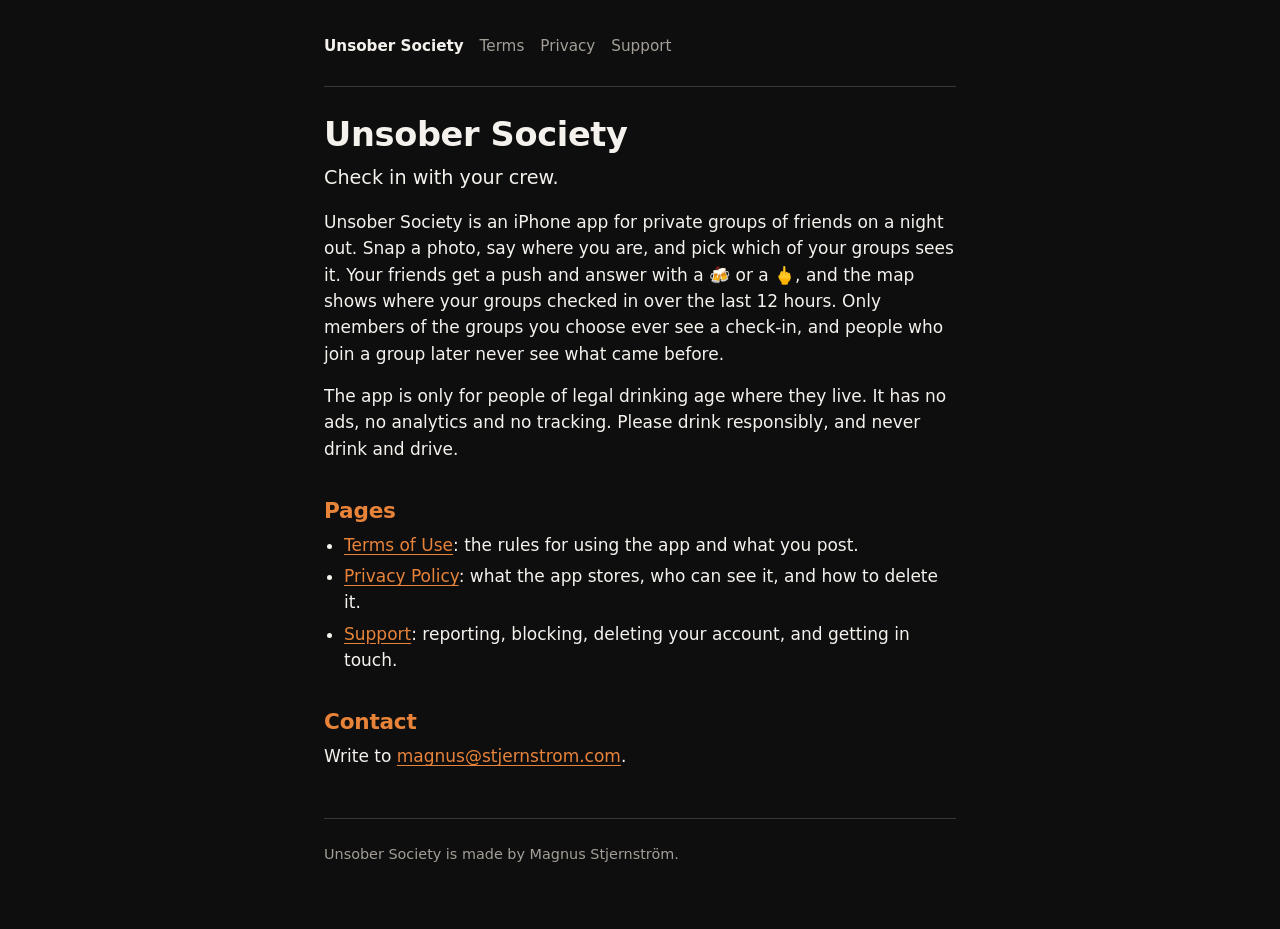
<file: index.html>
<!DOCTYPE html>
<html lang="en">
<head>
  <meta charset="utf-8">
  <meta name="viewport" content="width=device-width, initial-scale=1">
  <meta name="color-scheme" content="dark">
  <meta name="theme-color" content="#0e0e0e">
  <title>Unsober Society</title>
  <meta name="description" content="Unsober Society, an iPhone app for checking in with your crew on a night out.">
  <link rel="stylesheet" href="/style.css">
</head>
<body>
  <div class="page">
    <header>
      <nav aria-label="Pages">
        <ul>
          <li><a href="/" aria-current="page">Unsober Society</a></li>
          <li><a href="/terms.html">Terms</a></li>
          <li><a href="/privacy.html">Privacy</a></li>
          <li><a href="/support.html">Support</a></li>
        </ul>
      </nav>
    </header>
    <main>
      <h1>Unsober Society</h1>
      <p class="lede">Check in with your crew.</p>
      <p>Unsober Society is an iPhone app for private groups of friends on a night out. Snap a photo, say where you are, and pick which of your groups sees it. Your friends get a push and answer with a 🍻 or a 🖕, and the map shows where your groups checked in over the last 12 hours. Only members of the groups you choose ever see a check-in, and people who join a group later never see what came before.</p>
      <p>The app is only for people of legal drinking age where they live. It has no ads, no analytics and no tracking. Please drink responsibly, and never drink and drive.</p>

      <h2>Pages</h2>
      <ul>
        <li><a href="/terms.html">Terms of Use</a>: the rules for using the app and what you post.</li>
        <li><a href="/privacy.html">Privacy Policy</a>: what the app stores, who can see it, and how to delete it.</li>
        <li><a href="/support.html">Support</a>: reporting, blocking, deleting your account, and getting in touch.</li>
      </ul>

      <h2>Contact</h2>
      <p>Write to <a href="mailto:magnus@stjernstrom.com">magnus@stjernstrom.com</a>.</p>
    </main>
    <footer>
      <p>Unsober Society is made by Magnus Stjernström.</p>
    </footer>
  </div>
</body>
</html>
</file>
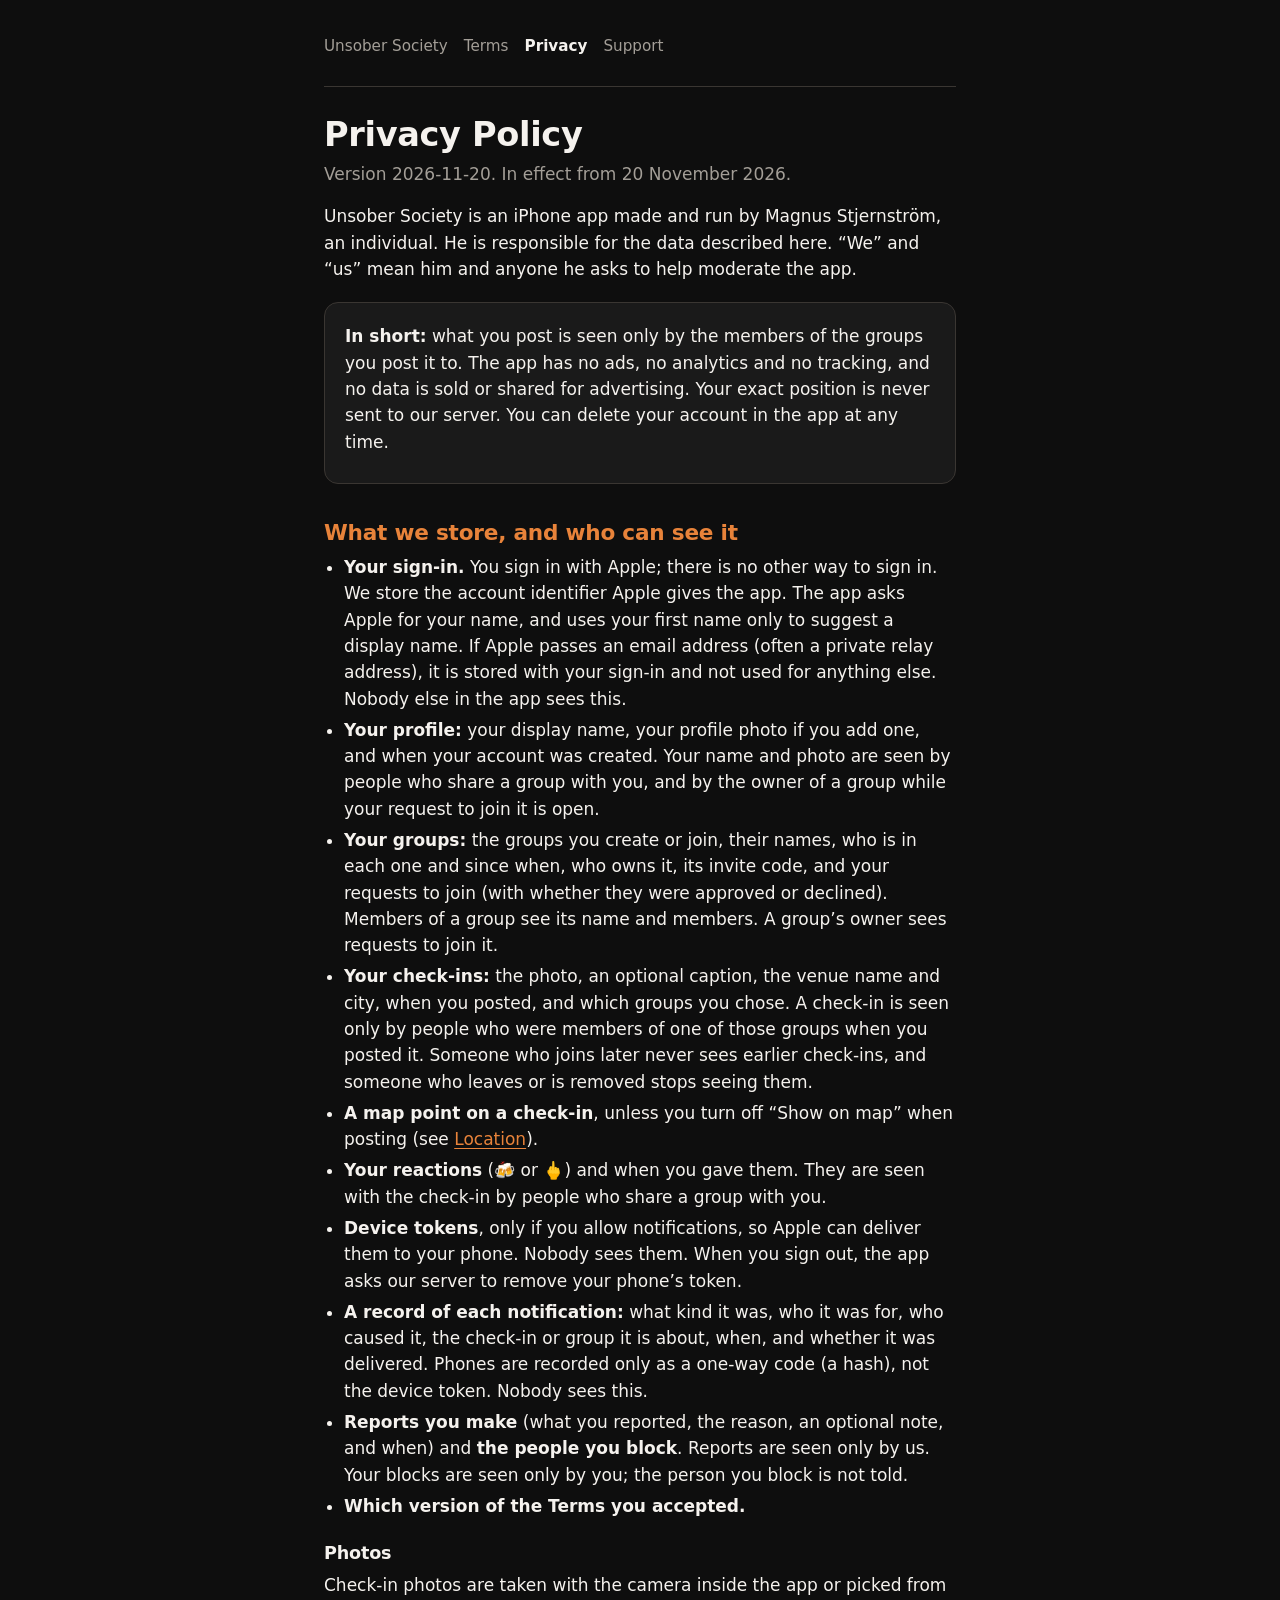
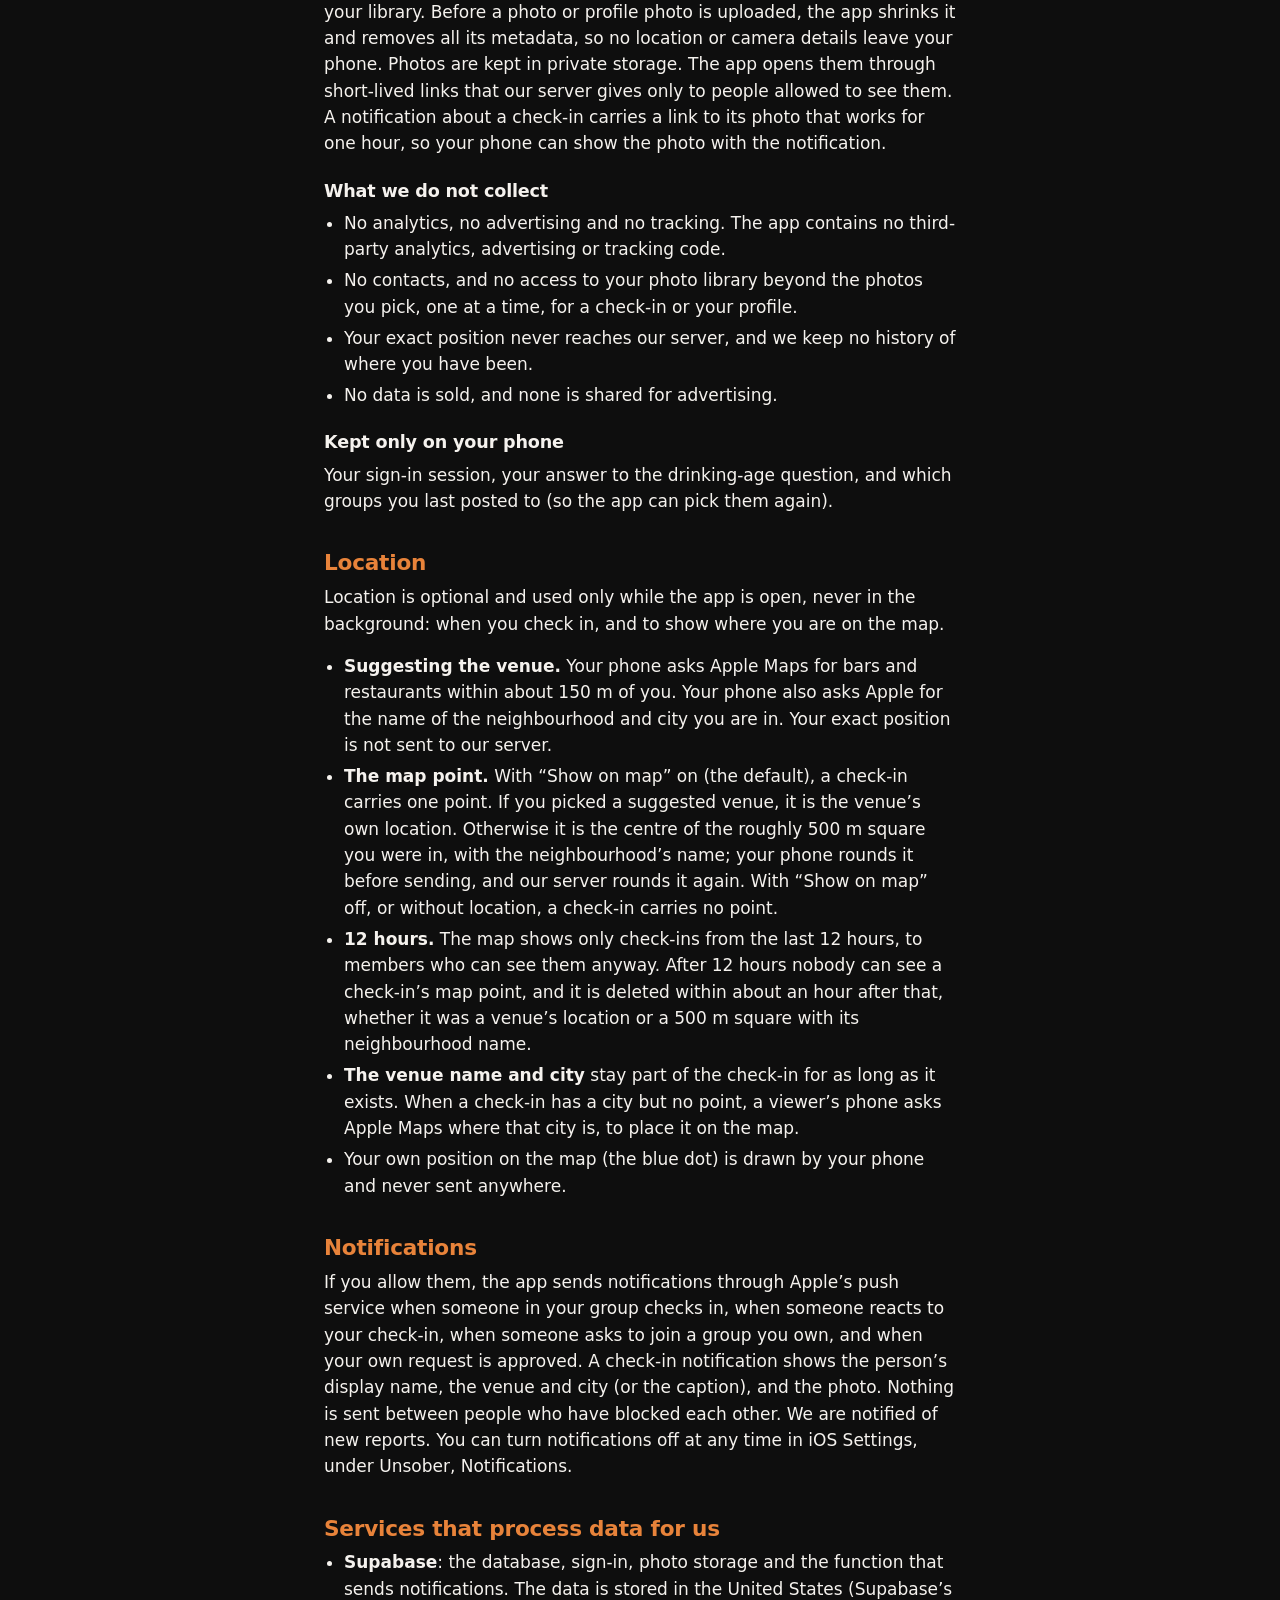
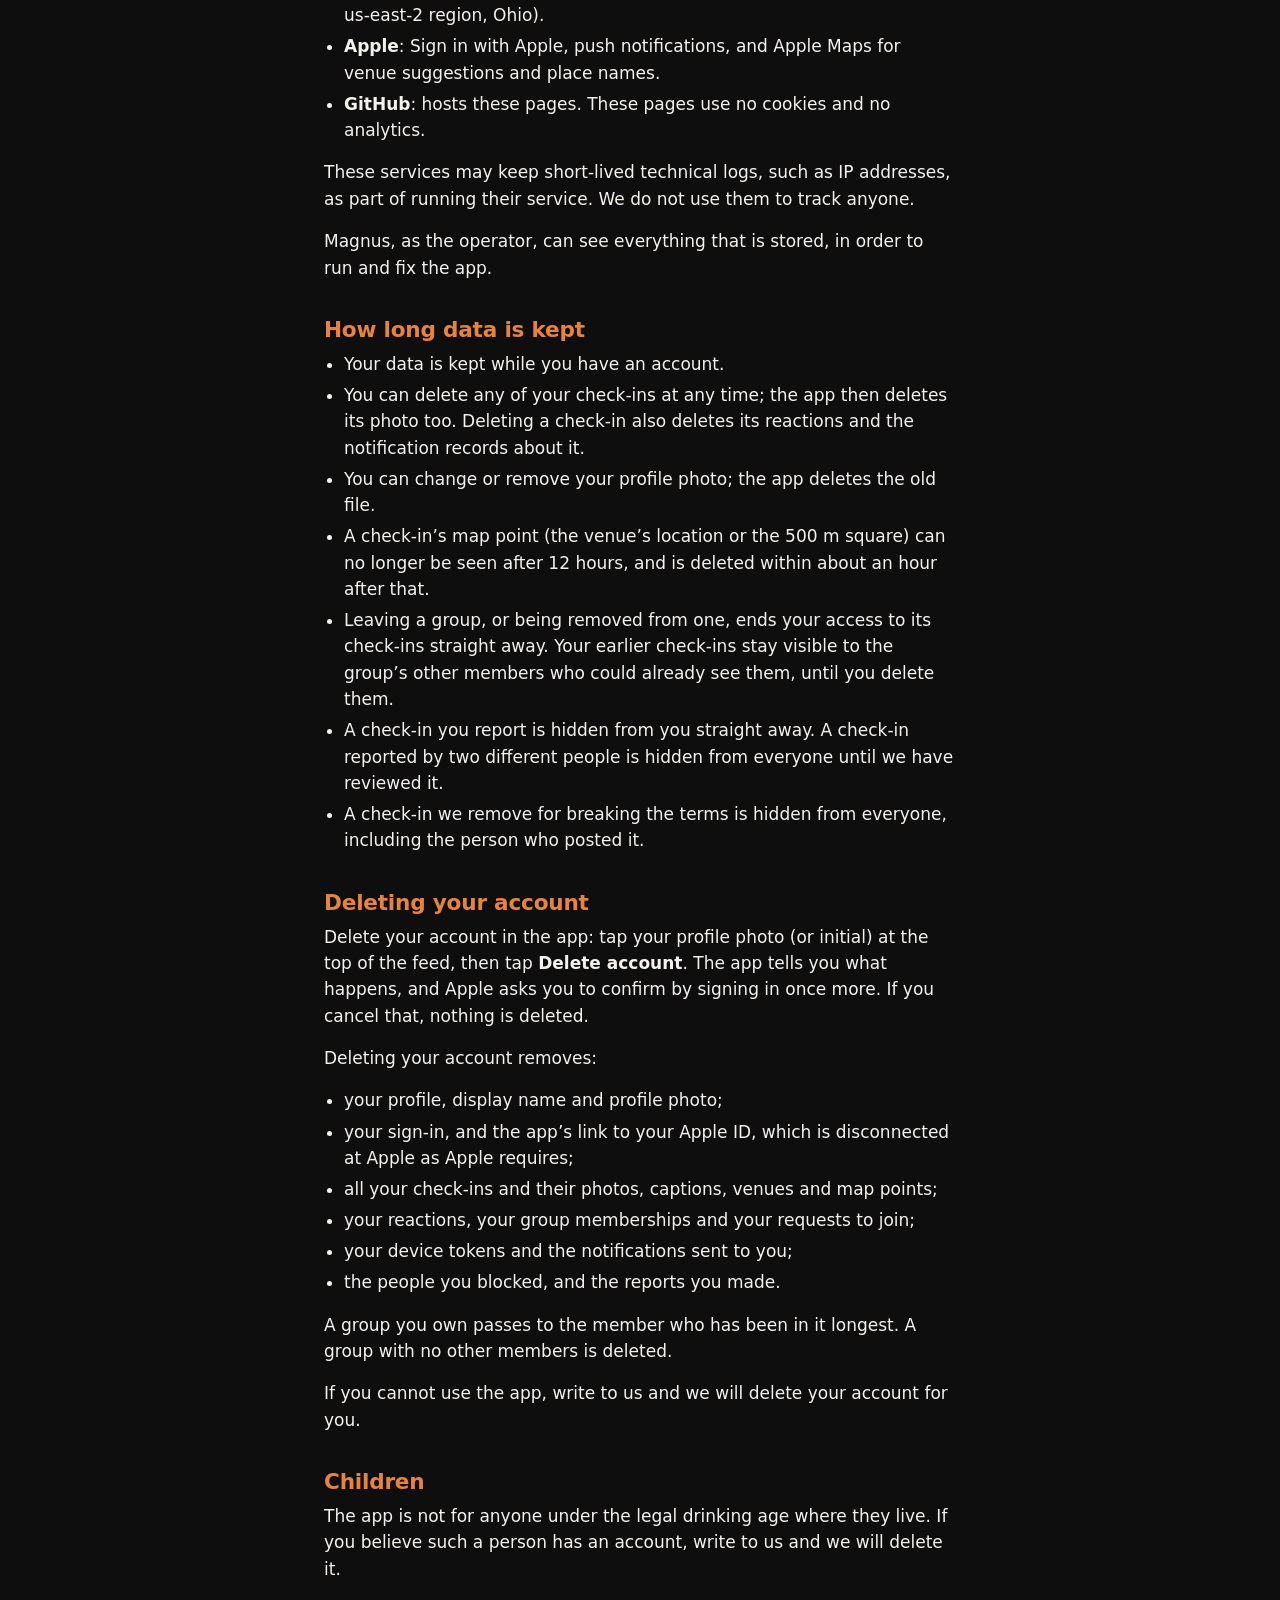
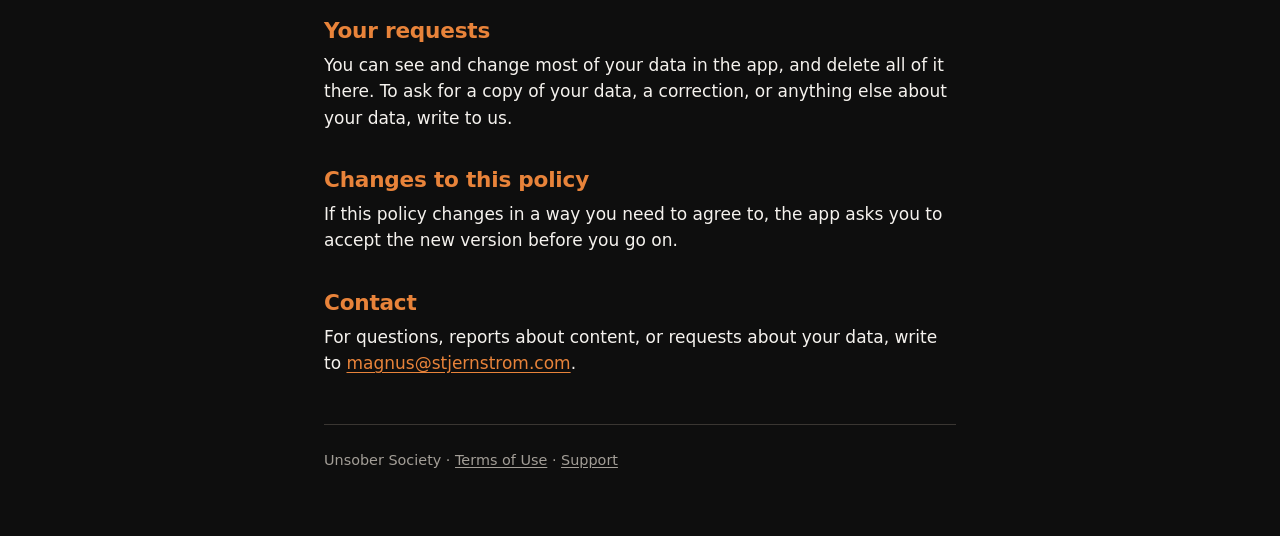
<file: privacy.html>
<!DOCTYPE html>
<html lang="en">
<head>
  <meta charset="utf-8">
  <meta name="viewport" content="width=device-width, initial-scale=1">
  <meta name="color-scheme" content="dark">
  <meta name="theme-color" content="#0e0e0e">
  <title>Privacy Policy · Unsober Society</title>
  <meta name="description" content="What the Unsober Society iPhone app stores, who can see it, and how to delete it.">
  <link rel="stylesheet" href="/style.css">
</head>
<body>
  <div class="page">
    <header>
      <nav aria-label="Pages">
        <ul>
          <li><a href="/">Unsober Society</a></li>
          <li><a href="/terms.html">Terms</a></li>
          <li><a href="/privacy.html" aria-current="page">Privacy</a></li>
          <li><a href="/support.html">Support</a></li>
        </ul>
      </nav>
    </header>
    <main>
      <h1>Privacy Policy</h1>
      <p class="meta">Version 2026-11-20. In effect from 20 November 2026.</p>

      <p>Unsober Society is an iPhone app made and run by Magnus Stjernström, an individual. He is responsible for the data described here. “We” and “us” mean him and anyone he asks to help moderate the app.</p>

      <div class="summary">
        <p><strong>In short:</strong> what you post is seen only by the members of the groups you post it to. The app has no ads, no analytics and no tracking, and no data is sold or shared for advertising. Your exact position is never sent to our server. You can delete your account in the app at any time.</p>
      </div>

      <h2>What we store, and who can see it</h2>
      <ul>
        <li><strong>Your sign-in.</strong> You sign in with Apple; there is no other way to sign in. We store the account identifier Apple gives the app. The app asks Apple for your name, and uses your first name only to suggest a display name. If Apple passes an email address (often a private relay address), it is stored with your sign-in and not used for anything else. Nobody else in the app sees this.</li>
        <li><strong>Your profile:</strong> your display name, your profile photo if you add one, and when your account was created. Your name and photo are seen by people who share a group with you, and by the owner of a group while your request to join it is open.</li>
        <li><strong>Your groups:</strong> the groups you create or join, their names, who is in each one and since when, who owns it, its invite code, and your requests to join (with whether they were approved or declined). Members of a group see its name and members. A group’s owner sees requests to join it.</li>
        <li><strong>Your check-ins:</strong> the photo, an optional caption, the venue name and city, when you posted, and which groups you chose. A check-in is seen only by people who were members of one of those groups when you posted it. Someone who joins later never sees earlier check-ins, and someone who leaves or is removed stops seeing them.</li>
        <li><strong>A map point on a check-in</strong>, unless you turn off “Show on map” when posting (see <a href="#location">Location</a>).</li>
        <li><strong>Your reactions</strong> (🍻 or 🖕) and when you gave them. They are seen with the check-in by people who share a group with you.</li>
        <li><strong>Device tokens</strong>, only if you allow notifications, so Apple can deliver them to your phone. Nobody sees them. When you sign out, the app asks our server to remove your phone’s token.</li>
        <li><strong>A record of each notification:</strong> what kind it was, who it was for, who caused it, the check-in or group it is about, when, and whether it was delivered. Phones are recorded only as a one-way code (a hash), not the device token. Nobody sees this.</li>
        <li><strong>Reports you make</strong> (what you reported, the reason, an optional note, and when) and <strong>the people you block</strong>. Reports are seen only by us. Your blocks are seen only by you; the person you block is not told.</li>
        <li><strong>Which version of the Terms you accepted.</strong></li>
      </ul>

      <h3>Photos</h3>
      <p>Check-in photos are taken with the camera inside the app or picked from your library. Before a photo or profile photo is uploaded, the app shrinks it and removes all its metadata, so no location or camera details leave your phone. Photos are kept in private storage. The app opens them through short-lived links that our server gives only to people allowed to see them. A notification about a check-in carries a link to its photo that works for one hour, so your phone can show the photo with the notification.</p>

      <h3>What we do not collect</h3>
      <ul>
        <li>No analytics, no advertising and no tracking. The app contains no third-party analytics, advertising or tracking code.</li>
        <li>No contacts, and no access to your photo library beyond the photos you pick, one at a time, for a check-in or your profile.</li>
        <li>Your exact position never reaches our server, and we keep no history of where you have been.</li>
        <li>No data is sold, and none is shared for advertising.</li>
      </ul>

      <h3>Kept only on your phone</h3>
      <p>Your sign-in session, your answer to the drinking-age question, and which groups you last posted to (so the app can pick them again).</p>

      <h2 id="location">Location</h2>
      <p>Location is optional and used only while the app is open, never in the background: when you check in, and to show where you are on the map.</p>
      <ul>
        <li><strong>Suggesting the venue.</strong> Your phone asks Apple Maps for bars and restaurants within about 150 m of you. Your phone also asks Apple for the name of the neighbourhood and city you are in. Your exact position is not sent to our server.</li>
        <li><strong>The map point.</strong> With “Show on map” on (the default), a check-in carries one point. If you picked a suggested venue, it is the venue’s own location. Otherwise it is the centre of the roughly 500 m square you were in, with the neighbourhood’s name; your phone rounds it before sending, and our server rounds it again. With “Show on map” off, or without location, a check-in carries no point.</li>
        <li><strong>12 hours.</strong> The map shows only check-ins from the last 12 hours, to members who can see them anyway. After 12 hours nobody can see a check-in’s map point, and it is deleted within about an hour after that, whether it was a venue’s location or a 500 m square with its neighbourhood name.</li>
        <li><strong>The venue name and city</strong> stay part of the check-in for as long as it exists. When a check-in has a city but no point, a viewer’s phone asks Apple Maps where that city is, to place it on the map.</li>
        <li>Your own position on the map (the blue dot) is drawn by your phone and never sent anywhere.</li>
      </ul>

      <h2>Notifications</h2>
      <p>If you allow them, the app sends notifications through Apple’s push service when someone in your group checks in, when someone reacts to your check-in, when someone asks to join a group you own, and when your own request is approved. A check-in notification shows the person’s display name, the venue and city (or the caption), and the photo. Nothing is sent between people who have blocked each other. We are notified of new reports. You can turn notifications off at any time in iOS Settings, under Unsober, Notifications.</p>

      <h2>Services that process data for us</h2>
      <ul>
        <li><strong>Supabase</strong>: the database, sign-in, photo storage and the function that sends notifications. The data is stored in the United States (Supabase’s us-east-2 region, Ohio).</li>
        <li><strong>Apple</strong>: Sign in with Apple, push notifications, and Apple Maps for venue suggestions and place names.</li>
        <li><strong>GitHub</strong>: hosts these pages. These pages use no cookies and no analytics.</li>
      </ul>
      <p>These services may keep short-lived technical logs, such as IP addresses, as part of running their service. We do not use them to track anyone.</p>
      <p>Magnus, as the operator, can see everything that is stored, in order to run and fix the app.</p>

      <h2>How long data is kept</h2>
      <ul>
        <li>Your data is kept while you have an account.</li>
        <li>You can delete any of your check-ins at any time; the app then deletes its photo too. Deleting a check-in also deletes its reactions and the notification records about it.</li>
        <li>You can change or remove your profile photo; the app deletes the old file.</li>
        <li>A check-in’s map point (the venue’s location or the 500 m square) can no longer be seen after 12 hours, and is deleted within about an hour after that.</li>
        <li>Leaving a group, or being removed from one, ends your access to its check-ins straight away. Your earlier check-ins stay visible to the group’s other members who could already see them, until you delete them.</li>
        <li>A check-in you report is hidden from you straight away. A check-in reported by two different people is hidden from everyone until we have reviewed it.</li>
        <li>A check-in we remove for breaking the terms is hidden from everyone, including the person who posted it.</li>
      </ul>

      <h2 id="deleting">Deleting your account</h2>
      <p>Delete your account in the app: tap your profile photo (or initial) at the top of the feed, then tap <strong>Delete account</strong>. The app tells you what happens, and Apple asks you to confirm by signing in once more. If you cancel that, nothing is deleted.</p>
      <p>Deleting your account removes:</p>
      <ul>
        <li>your profile, display name and profile photo;</li>
        <li>your sign-in, and the app’s link to your Apple ID, which is disconnected at Apple as Apple requires;</li>
        <li>all your check-ins and their photos, captions, venues and map points;</li>
        <li>your reactions, your group memberships and your requests to join;</li>
        <li>your device tokens and the notifications sent to you;</li>
        <li>the people you blocked, and the reports you made.</li>
      </ul>
      <p>A group you own passes to the member who has been in it longest. A group with no other members is deleted.</p>
      <p>If you cannot use the app, write to us and we will delete your account for you.</p>

      <h2>Children</h2>
      <p>The app is not for anyone under the legal drinking age where they live. If you believe such a person has an account, write to us and we will delete it.</p>

      <h2>Your requests</h2>
      <p>You can see and change most of your data in the app, and delete all of it there. To ask for a copy of your data, a correction, or anything else about your data, write to us.</p>

      <h2>Changes to this policy</h2>
      <p>If this policy changes in a way you need to agree to, the app asks you to accept the new version before you go on.</p>

      <h2>Contact</h2>
      <p>For questions, reports about content, or requests about your data, write to <a href="mailto:magnus@stjernstrom.com">magnus@stjernstrom.com</a>.</p>
    </main>
    <footer>
      <p>Unsober Society · <a href="/terms.html">Terms of Use</a> · <a href="/support.html">Support</a></p>
    </footer>
  </div>
</body>
</html>
</file>
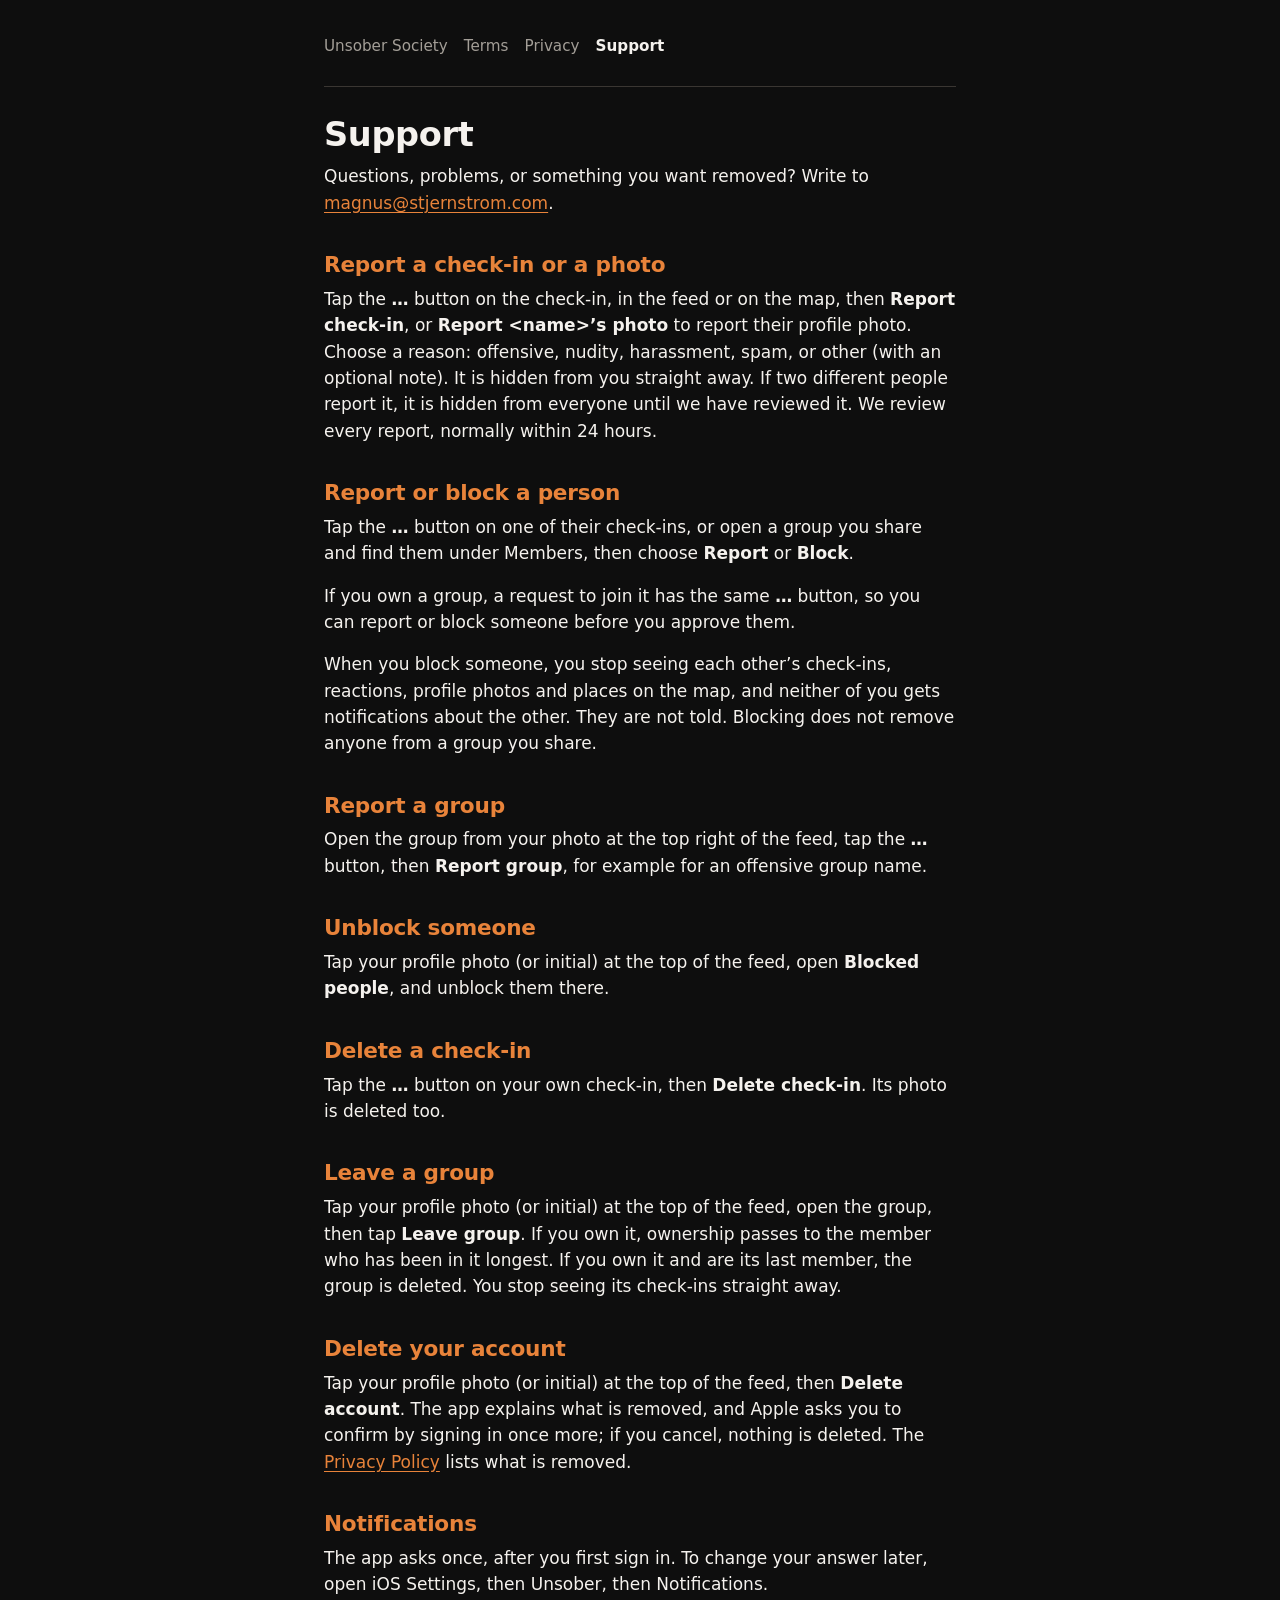
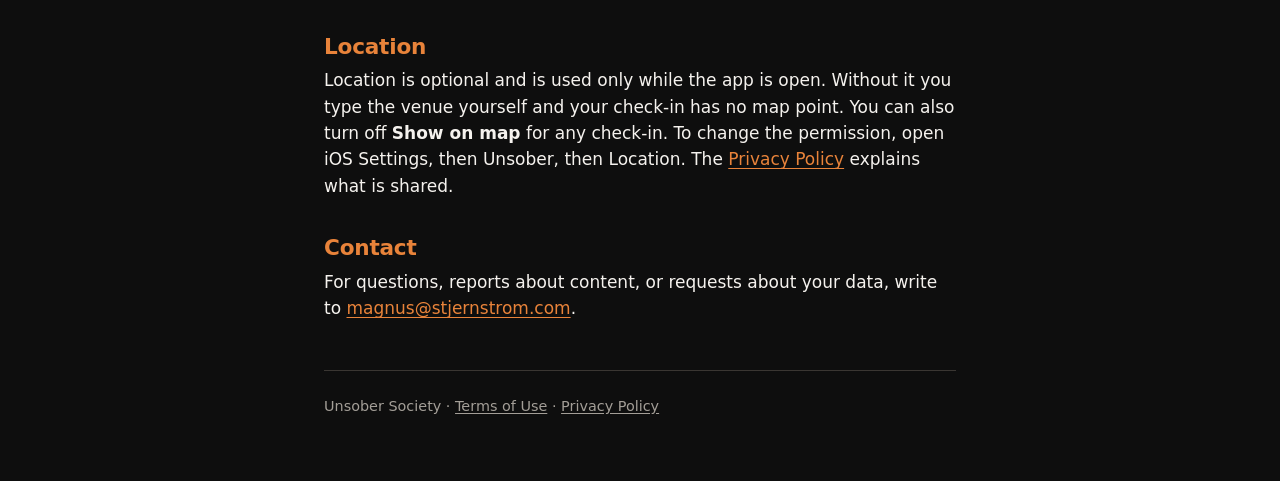
<file: support.html>
<!DOCTYPE html>
<html lang="en">
<head>
  <meta charset="utf-8">
  <meta name="viewport" content="width=device-width, initial-scale=1">
  <meta name="color-scheme" content="dark">
  <meta name="theme-color" content="#0e0e0e">
  <title>Support · Unsober Society</title>
  <meta name="description" content="Help with the Unsober Society iPhone app: reporting, blocking, deleting your account, and contact.">
  <link rel="stylesheet" href="/style.css">
</head>
<body>
  <div class="page">
    <header>
      <nav aria-label="Pages">
        <ul>
          <li><a href="/">Unsober Society</a></li>
          <li><a href="/terms.html">Terms</a></li>
          <li><a href="/privacy.html">Privacy</a></li>
          <li><a href="/support.html" aria-current="page">Support</a></li>
        </ul>
      </nav>
    </header>
    <main>
      <h1>Support</h1>
      <p>Questions, problems, or something you want removed? Write to <a href="mailto:magnus@stjernstrom.com">magnus@stjernstrom.com</a>.</p>

      <h2>Report a check-in or a photo</h2>
      <p>Tap the <strong>…</strong> button on the check-in, in the feed or on the map, then <strong>Report check-in</strong>, or <strong>Report &lt;name&gt;’s photo</strong> to report their profile photo. Choose a reason: offensive, nudity, harassment, spam, or other (with an optional note). It is hidden from you straight away. If two different people report it, it is hidden from everyone until we have reviewed it. We review every report, normally within 24 hours.</p>

      <h2>Report or block a person</h2>
      <p>Tap the <strong>…</strong> button on one of their check-ins, or open a group you share and find them under Members, then choose <strong>Report</strong> or <strong>Block</strong>.</p>
      <p>If you own a group, a request to join it has the same <strong>…</strong> button, so you can report or block someone before you approve them.</p>
      <p>When you block someone, you stop seeing each other’s check-ins, reactions, profile photos and places on the map, and neither of you gets notifications about the other. They are not told. Blocking does not remove anyone from a group you share.</p>

      <h2>Report a group</h2>
      <p>Open the group from your photo at the top right of the feed, tap the <strong>…</strong> button, then <strong>Report group</strong>, for example for an offensive group name.</p>

      <h2>Unblock someone</h2>
      <p>Tap your profile photo (or initial) at the top of the feed, open <strong>Blocked people</strong>, and unblock them there.</p>

      <h2>Delete a check-in</h2>
      <p>Tap the <strong>…</strong> button on your own check-in, then <strong>Delete check-in</strong>. Its photo is deleted too.</p>

      <h2>Leave a group</h2>
      <p>Tap your profile photo (or initial) at the top of the feed, open the group, then tap <strong>Leave group</strong>. If you own it, ownership passes to the member who has been in it longest. If you own it and are its last member, the group is deleted. You stop seeing its check-ins straight away.</p>

      <h2>Delete your account</h2>
      <p>Tap your profile photo (or initial) at the top of the feed, then <strong>Delete account</strong>. The app explains what is removed, and Apple asks you to confirm by signing in once more; if you cancel, nothing is deleted. The <a href="/privacy.html#deleting">Privacy Policy</a> lists what is removed.</p>

      <h2>Notifications</h2>
      <p>The app asks once, after you first sign in. To change your answer later, open iOS Settings, then Unsober, then Notifications.</p>

      <h2>Location</h2>
      <p>Location is optional and is used only while the app is open. Without it you type the venue yourself and your check-in has no map point. You can also turn off <strong>Show on map</strong> for any check-in. To change the permission, open iOS Settings, then Unsober, then Location. The <a href="/privacy.html#location">Privacy Policy</a> explains what is shared.</p>

      <h2>Contact</h2>
      <p>For questions, reports about content, or requests about your data, write to <a href="mailto:magnus@stjernstrom.com">magnus@stjernstrom.com</a>.</p>
    </main>
    <footer>
      <p>Unsober Society · <a href="/terms.html">Terms of Use</a> · <a href="/privacy.html">Privacy Policy</a></p>
    </footer>
  </div>
</body>
</html>
</file>
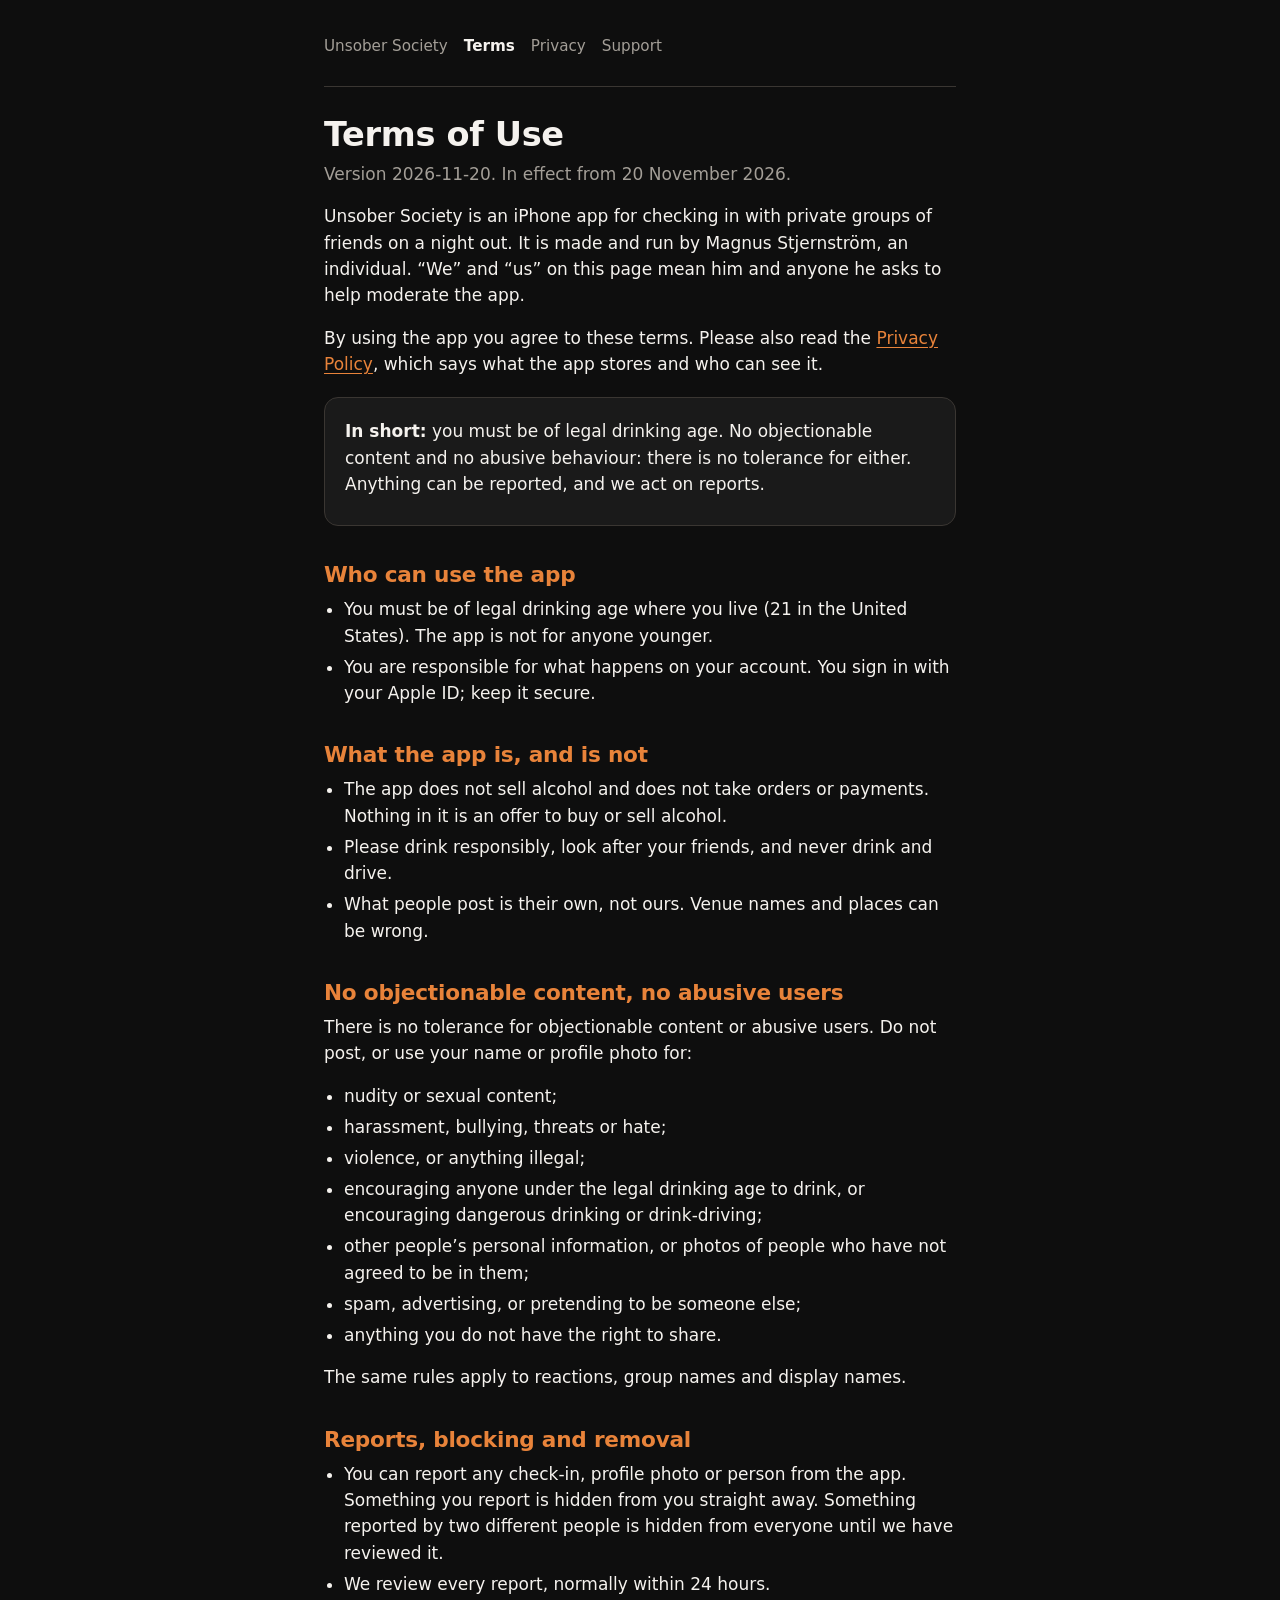
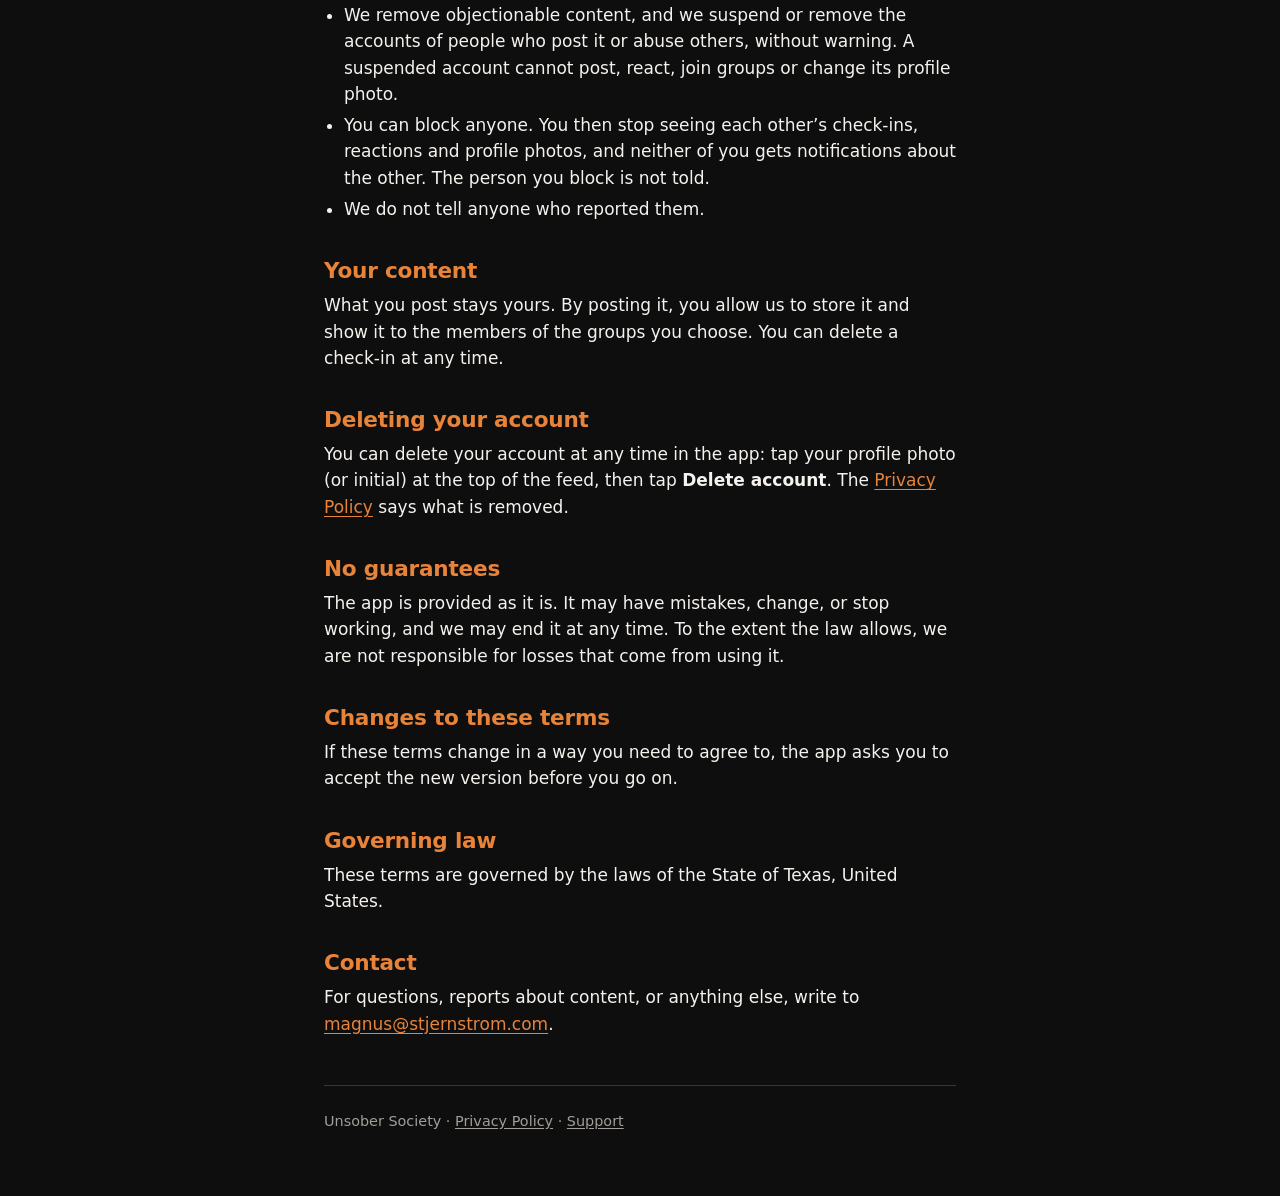
<file: terms.html>
<!DOCTYPE html>
<html lang="en">
<head>
  <meta charset="utf-8">
  <meta name="viewport" content="width=device-width, initial-scale=1">
  <meta name="color-scheme" content="dark">
  <meta name="theme-color" content="#0e0e0e">
  <title>Terms of Use · Unsober Society</title>
  <meta name="description" content="The terms of use for the Unsober Society iPhone app.">
  <link rel="stylesheet" href="/style.css">
</head>
<body>
  <div class="page">
    <header>
      <nav aria-label="Pages">
        <ul>
          <li><a href="/">Unsober Society</a></li>
          <li><a href="/terms.html" aria-current="page">Terms</a></li>
          <li><a href="/privacy.html">Privacy</a></li>
          <li><a href="/support.html">Support</a></li>
        </ul>
      </nav>
    </header>
    <main>
      <h1>Terms of Use</h1>
      <p class="meta">Version 2026-11-20. In effect from 20 November 2026.</p>

      <p>Unsober Society is an iPhone app for checking in with private groups of friends on a night out. It is made and run by Magnus Stjernström, an individual. “We” and “us” on this page mean him and anyone he asks to help moderate the app.</p>
      <p>By using the app you agree to these terms. Please also read the <a href="/privacy.html">Privacy Policy</a>, which says what the app stores and who can see it.</p>

      <div class="summary">
        <p><strong>In short:</strong> you must be of legal drinking age. No objectionable content and no abusive behaviour: there is no tolerance for either. Anything can be reported, and we act on reports.</p>
      </div>

      <h2>Who can use the app</h2>
      <ul>
        <li>You must be of legal drinking age where you live (21 in the United States). The app is not for anyone younger.</li>
        <li>You are responsible for what happens on your account. You sign in with your Apple ID; keep it secure.</li>
      </ul>

      <h2>What the app is, and is not</h2>
      <ul>
        <li>The app does not sell alcohol and does not take orders or payments. Nothing in it is an offer to buy or sell alcohol.</li>
        <li>Please drink responsibly, look after your friends, and never drink and drive.</li>
        <li>What people post is their own, not ours. Venue names and places can be wrong.</li>
      </ul>

      <h2>No objectionable content, no abusive users</h2>
      <p>There is no tolerance for objectionable content or abusive users. Do not post, or use your name or profile photo for:</p>
      <ul>
        <li>nudity or sexual content;</li>
        <li>harassment, bullying, threats or hate;</li>
        <li>violence, or anything illegal;</li>
        <li>encouraging anyone under the legal drinking age to drink, or encouraging dangerous drinking or drink-driving;</li>
        <li>other people’s personal information, or photos of people who have not agreed to be in them;</li>
        <li>spam, advertising, or pretending to be someone else;</li>
        <li>anything you do not have the right to share.</li>
      </ul>
      <p>The same rules apply to reactions, group names and display names.</p>

      <h2>Reports, blocking and removal</h2>
      <ul>
        <li>You can report any check-in, profile photo or person from the app. Something you report is hidden from you straight away. Something reported by two different people is hidden from everyone until we have reviewed it.</li>
        <li>We review every report, normally within 24 hours.</li>
        <li>We remove objectionable content, and we suspend or remove the accounts of people who post it or abuse others, without warning. A suspended account cannot post, react, join groups or change its profile photo.</li>
        <li>You can block anyone. You then stop seeing each other’s check-ins, reactions and profile photos, and neither of you gets notifications about the other. The person you block is not told.</li>
        <li>We do not tell anyone who reported them.</li>
      </ul>

      <h2>Your content</h2>
      <p>What you post stays yours. By posting it, you allow us to store it and show it to the members of the groups you choose. You can delete a check-in at any time.</p>

      <h2>Deleting your account</h2>
      <p>You can delete your account at any time in the app: tap your profile photo (or initial) at the top of the feed, then tap <strong>Delete account</strong>. The <a href="/privacy.html#deleting">Privacy Policy</a> says what is removed.</p>

      <h2>No guarantees</h2>
      <p>The app is provided as it is. It may have mistakes, change, or stop working, and we may end it at any time. To the extent the law allows, we are not responsible for losses that come from using it.</p>

      <h2>Changes to these terms</h2>
      <p>If these terms change in a way you need to agree to, the app asks you to accept the new version before you go on.</p>

      <h2>Governing law</h2>
      <p>These terms are governed by the laws of the State of Texas, United States.</p>

      <h2>Contact</h2>
      <p>For questions, reports about content, or anything else, write to <a href="mailto:magnus@stjernstrom.com">magnus@stjernstrom.com</a>.</p>
    </main>
    <footer>
      <p>Unsober Society · <a href="/privacy.html">Privacy Policy</a> · <a href="/support.html">Support</a></p>
    </footer>
  </div>
</body>
</html>
</file>
<file: style.css>
/* Unsober Society: the site's pages, in the app's "Last Call" colors. System fonts only; no
   external files. */
:root {
  color-scheme: dark;
  --background: #0e0e0e;
  --surface: #1a1a1a;
  --text: #f5f2ee;
  --secondary: #a39e97;
  --line: #3a3632;
  --amber: #e8833a;
  --on-amber: #120c06;
}

* { box-sizing: border-box; }

html { -webkit-text-size-adjust: 100%; text-size-adjust: 100%; }

body {
  margin: 0;
  background: var(--background);
  color: var(--text);
  font-family: -apple-system, BlinkMacSystemFont, system-ui, "Segoe UI", Roboto, Helvetica, Arial, sans-serif;
  font-size: 1.0625rem;
  line-height: 1.55;
  overflow-wrap: break-word;
}

.page {
  max-width: 42rem;
  margin: 0 auto;
  padding: 1rem 1.25rem 3rem;
}

nav ul {
  display: flex;
  flex-wrap: wrap;
  gap: 0.25rem 1rem;
  list-style: none;
  margin: 0;
  padding: 0.5rem 0 1rem;
  border-bottom: 1px solid var(--line);
}

nav a { display: inline-block; padding: 0.4rem 0; font-size: 0.95rem; color: var(--secondary); text-decoration: none; }
nav a:hover { color: var(--text); }
nav a[aria-current="page"] { color: var(--text); font-weight: 700; }

h1, h2, h3 { line-height: 1.2; letter-spacing: -0.01em; }
h1 { font-size: 2.1rem; font-weight: 800; margin: 1.75rem 0 0.35rem; }
h2 { font-size: 1.35rem; font-weight: 700; margin: 2.25rem 0 0.5rem; color: var(--amber); }
h3 { font-size: 1.1rem; font-weight: 700; margin: 1.5rem 0 0.25rem; }

p, ul, ol { margin: 0.5rem 0 1rem; }
ul, ol { padding-left: 1.25rem; }
li { margin: 0.3rem 0; }

a { color: var(--amber); text-underline-offset: 0.15em; }
a:hover { text-decoration-thickness: 2px; }
a:focus-visible { outline: 2px solid var(--amber); outline-offset: 2px; border-radius: 2px; }

.meta { color: var(--secondary); margin-top: 0; }
.lede { font-size: 1.2rem; }

.summary {
  background: var(--surface);
  border: 1px solid var(--line);
  border-radius: 14px;
  padding: 0.75rem 1.25rem;
  margin: 1.25rem 0;
}

.button {
  display: inline-block;
  background: var(--amber);
  color: var(--on-amber);
  font-weight: 700;
  text-decoration: none;
  border-radius: 999px;
  padding: 0.8rem 1.5rem;
  margin: 0.5rem 0;
}
.button:hover { filter: brightness(1.08); }
.button:focus-visible { outline: 2px solid var(--text); outline-offset: 3px; }

.invite { text-align: center; padding: 2.5rem 0 1rem; }
.invite h1 { margin-top: 0.5rem; }
.invite .meta { margin-bottom: 1.5rem; }
.invite .code {
  font-family: ui-monospace, SFMono-Regular, Menlo, monospace;
  color: var(--secondary);
  font-size: 0.9rem;
}

.glass { font-size: 3rem; line-height: 1; margin: 0; }

footer {
  margin-top: 3rem;
  padding-top: 1rem;
  border-top: 1px solid var(--line);
  color: var(--secondary);
  font-size: 0.9rem;
}
footer a { color: var(--secondary); }

[hidden] { display: none !important; }
</file>
